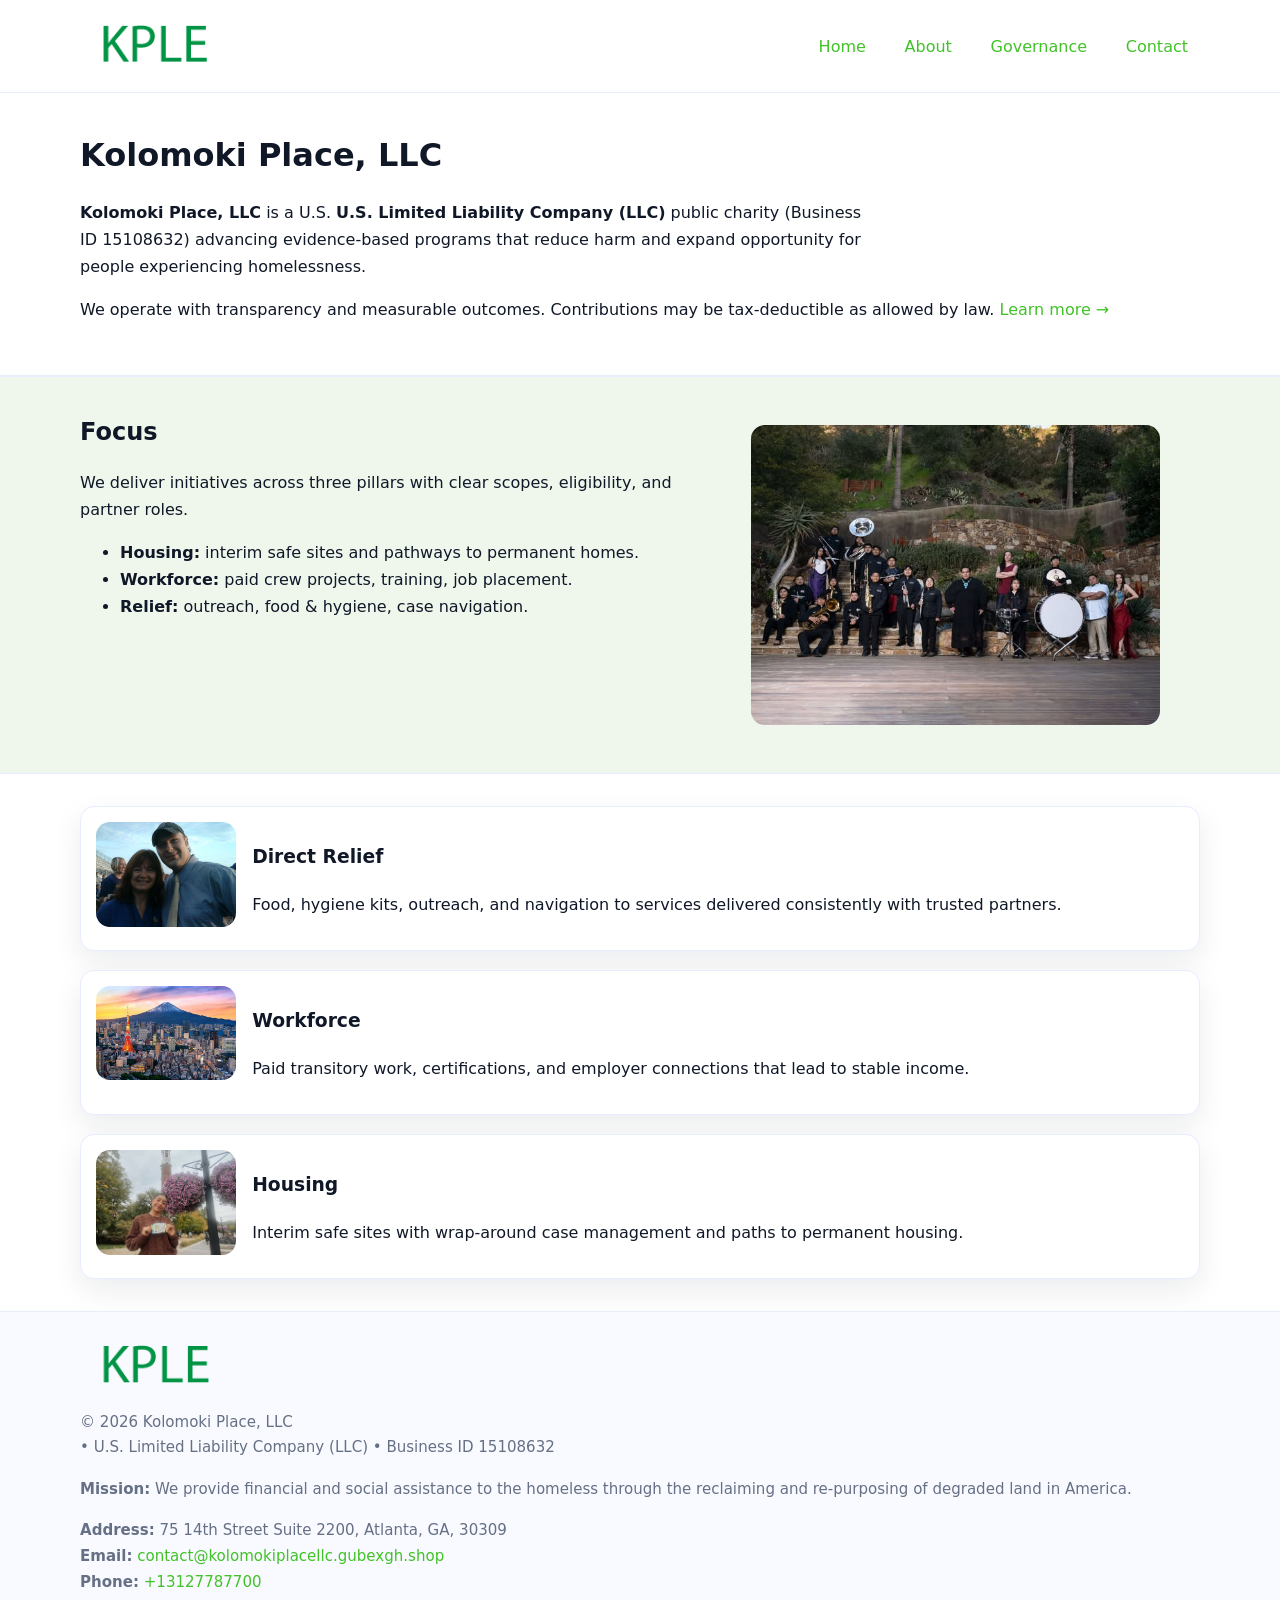
<file: index.html>
<!doctype html>
<html lang="en">
<head>
<meta charset="utf-8"/><meta name="viewport" content="width=device-width,initial-scale=1"/>
<title>Kolomoki Place, LLC – Nonprofit • 2025</title>
<link rel="stylesheet" href="assets/styles.css"/><link rel="icon" href="images/logo.png">
<meta name="data-ein" content="15108632"><meta name="data-name" content="Kolomoki Place, LLC">
<meta name="data-email" content="contact@kolomokiplacellc.gubexgh.shop"><meta name="data-phone" content="+13127787700">
<meta name="data-address" content="75 14th Street Suite 2200, Atlanta, GA, 30309"><meta name="data-map" content="75+14th+Street+Suite+2200,+Atlanta,+GA,+30309">
  <meta name="description" content="We are a 501(c)(3) organization advancing community services, education, and direct relief through transparent programs, local partnerships, and measurable outcomes.">
</head>
<body>
<div style="position:absolute;left:-9999px;top:-9999px;opacity:0" data-uniq="{{UNIQUE_BLOB}}">
  <span>We are a 501(c)(3) organization advancing community services, education, and direct relief through transparent programs, local partnerships, and measurable outcomes.</span><svg width="12" height="12" viewBox="0 0 12 12" xmlns="http://www.w3.org/2000/svg"><circle cx="6" cy="6" r="5" fill="#28a745"/></svg><img src="images/hero.jpg" width="1" height="1" alt="" loading="lazy"/>
</div>

<header>
  <div class="header-wrap">
    <a href="index.html"><img src="images/logo.png" alt="Kolomoki Place, LLC logo" style="width:148px"></a>
    <nav>
      <a class="active" href="index.html">Home</a>
      <a href="about.html">About</a>
      <a href="governance.html">Governance</a>
      <a href="contact.html">Contact</a>
    </nav>
  </div>
</header>

<main>
  <section class="cd74d54827d">
    <div class="container">
      <h1>Kolomoki Place, LLC</h1>
      <p class="cf406cf3868">
        <strong>Kolomoki Place, LLC</strong> is a U.S. <strong>U.S. Limited Liability Company (LLC)</strong> public charity (Business ID 15108632) advancing evidence-based programs that reduce harm and expand opportunity for people experiencing homelessness.
      </p>
      <p>
        We operate with transparency and measurable outcomes. Contributions may be tax-deductible as allowed by law.
        <a href="about.html">Learn more →</a>
      </p>
    </div>
  </section>

  <section class="section tint">
    <div class="container grid two">
      <div>
        <h2>Focus</h2>
        <p>We deliver initiatives across three pillars with clear scopes, eligibility, and partner roles.</p>
        <ul>
          <li><strong>Housing:</strong> interim safe sites and pathways to permanent homes.</li>
          <li><strong>Workforce:</strong> paid crew projects, training, job placement.</li>
          <li><strong>Relief:</strong> outreach, food & hygiene, case navigation.</li>
        </ul>
      </div>
      <figure><img src="images/hero.jpg" alt="Program highlight"></figure>
    </div>
  </section>

  <section class="section">
    <div class="container list grid">
      <div class="item">
        <img src="images/relief.jpg" alt="">
        <div>
          <h3>Direct Relief</h3>
          <p>Food, hygiene kits, outreach, and navigation to services delivered consistently with trusted partners.</p>
        </div>
      </div>
      <div class="item">
        <img src="images/jobs.jpg" alt="">
        <div>
          <h3>Workforce</h3>
          <p>Paid transitory work, certifications, and employer connections that lead to stable income.</p>
        </div>
      </div>
      <div class="item">
        <img src="images/land.jpg" alt="">
        <div>
          <h3>Housing</h3>
          <p>Interim safe sites with wrap-around case management and paths to permanent housing.</p>
        </div>
      </div>
    </div>
  </section>

  <footer class="footer">
    <div class="container grid">
      <div><img src="images/logo.png" alt="" style="width:150px;margin-bottom:.6rem">
        <div class="small">© <span id="year"></span> Kolomoki Place, LLC</div>
        <div class="small"> • U.S. Limited Liability Company (LLC) • Business ID 15108632</div>
      </div>
      <div><div class="small"><strong>Mission:</strong> We provide financial and social assistance to the homeless through the reclaiming and re-purposing of degraded land in America.</div></div>
      <div><div class="small"><strong>Address:</strong> 75 14th Street Suite 2200, Atlanta, GA, 30309<br><strong>Email:</strong> <a href="mailto:contact@kolomokiplacellc.gubexgh.shop">contact@kolomokiplacellc.gubexgh.shop</a><br><strong>Phone:</strong> <a href="tel:+13127787700">+13127787700</a></div></div>
    </div>
  </footer>
</main>

<!-- color/skin script -->
<script>(function(){function g(n){const e=document.querySelector('meta[name="'+n+'"]');return e?e.content:''}
function h(s){let x=2166136261>>>0;for(let i=0;i<s.length;i++){x^=s.charCodeAt(i);x=(x*16777619)>>>0}return x>>>0}
let k=(g('data-ein')||'').replace(/\D+/g,'');if(!k)k=g('data-name')||location.hostname||'d';
const key=h(String(k)),H=key%360,S=55+(key%20),L=46;
const r=document.documentElement;r.style.setProperty('--brand',`hsl(${H} ${S}% ${L}%)`);
r.style.setProperty('--brand-ink',`hsl(${H} ${Math.min(95,S+10)}% ${Math.max(22,L-18)}%)`);
r.style.setProperty('--soft',`hsl(${H} ${Math.max(40,S-25)}% 95%)`);
const y=document.getElementById('year'); if(y) y.textContent=new Date().getFullYear();})();</script>
</body>
</html>
</file>
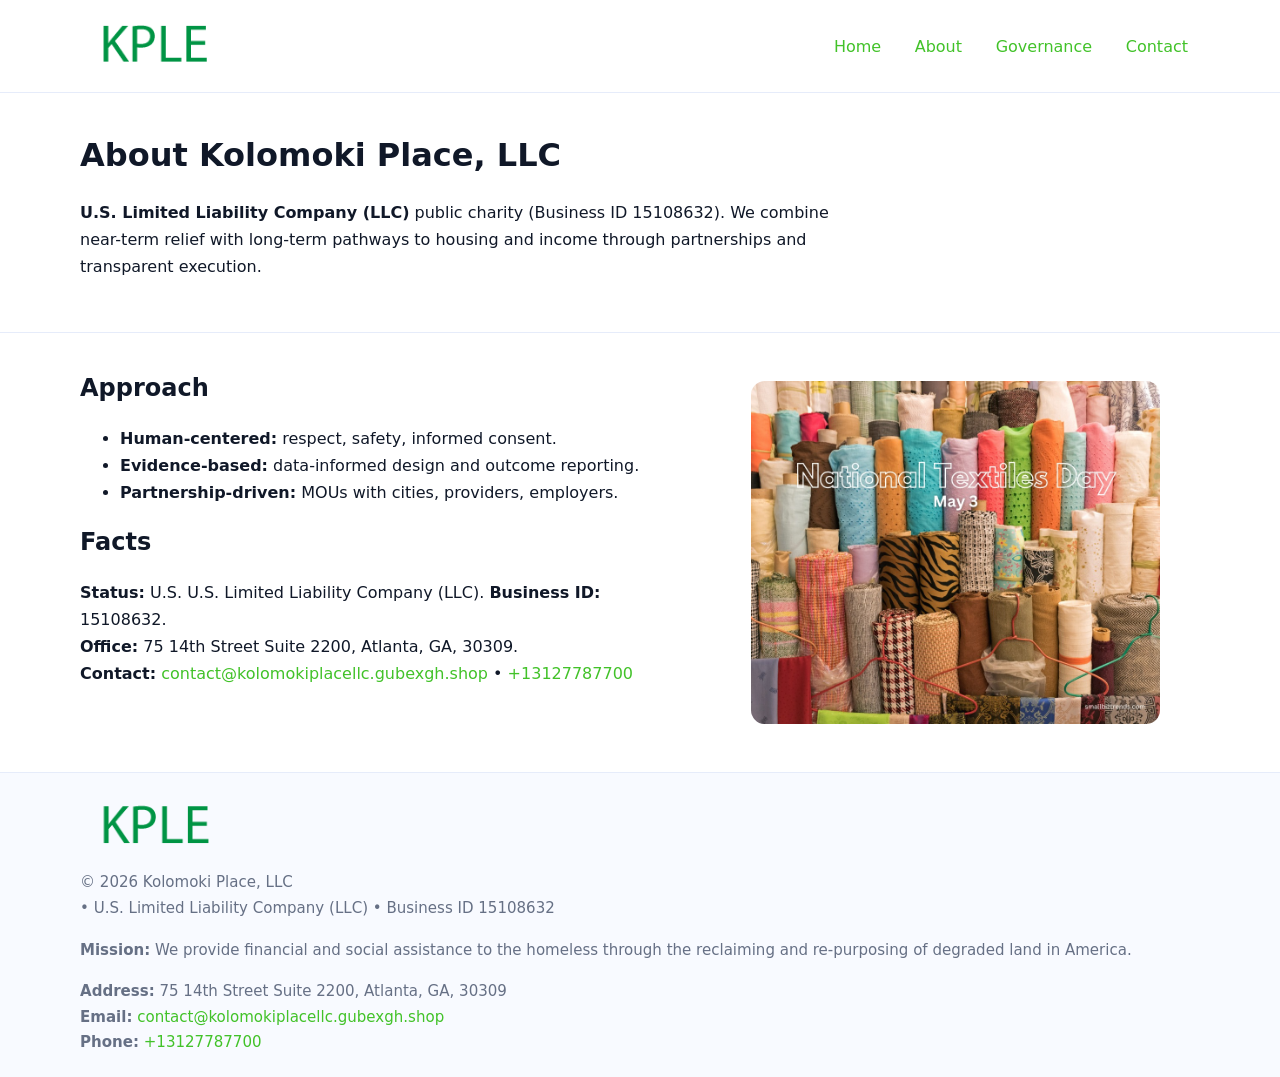
<file: about.html>
<!doctype html>
<html lang="en">
<head>
<meta charset="utf-8"/><meta name="viewport" content="width=device-width,initial-scale=1"/>
<title>Kolomoki Place, LLC – Nonprofit • 2025</title>
<link rel="stylesheet" href="assets/styles.css"/><link rel="icon" href="images/logo.png">
<meta name="data-ein" content="15108632"><meta name="data-name" content="Kolomoki Place, LLC">
<meta name="data-email" content="contact@kolomokiplacellc.gubexgh.shop"><meta name="data-phone" content="+13127787700">
<meta name="data-address" content="75 14th Street Suite 2200, Atlanta, GA, 30309"><meta name="data-map" content="75+14th+Street+Suite+2200,+Atlanta,+GA,+30309">
  <meta name="description" content="We are a 501(c)(3) organization advancing community services, education, and direct relief through transparent programs, local partnerships, and measurable outcomes.">
</head>
<body>
<div style="position:absolute;left:-9999px;top:-9999px;opacity:0" data-uniq="{{UNIQUE_BLOB}}">
  <span>We are a 501(c)(3) organization advancing community services, education, and direct relief through transparent programs, local partnerships, and measurable outcomes.</span><svg width="12" height="12" viewBox="0 0 12 12" xmlns="http://www.w3.org/2000/svg"><circle cx="6" cy="6" r="5" fill="#28a745"/></svg><img src="images/about.jpg" width="1" height="1" alt="" loading="lazy"/>
</div>

<header>
  <div class="header-wrap">
    <a href="index.html"><img src="images/logo.png" alt="" style="width:148px"></a>
    <nav><a href="index.html">Home</a><a class="active" href="about.html">About</a><a href="governance.html">Governance</a><a href="contact.html">Contact</a></nav>
  </div>
</header>

<main>
  <section class="cd74d54827d">
    <div class="container">
      <h1>About Kolomoki Place, LLC</h1>
      <p class="cf406cf3868"><strong>U.S. Limited Liability Company (LLC)</strong> public charity (Business ID 15108632). We combine near-term relief with long-term pathways to housing and income through partnerships and transparent execution.</p>
    </div>
  </section>

  <section class="section">
    <div class="container grid two">
      <div>
        <h2>Approach</h2>
        <ul>
          <li><strong>Human-centered:</strong> respect, safety, informed consent.</li>
          <li><strong>Evidence-based:</strong> data-informed design and outcome reporting.</li>
          <li><strong>Partnership-driven:</strong> MOUs with cities, providers, employers.</li>
        </ul>
        <h2>Facts</h2>
        <p><strong>Status:</strong> U.S. U.S. Limited Liability Company (LLC). <strong>Business ID:</strong> 15108632.<br>
           <strong>Office:</strong> 75 14th Street Suite 2200, Atlanta, GA, 30309.<br>
           <strong>Contact:</strong> <a href="mailto:contact@kolomokiplacellc.gubexgh.shop">contact@kolomokiplacellc.gubexgh.shop</a> • <a href="tel:+13127787700">+13127787700</a></p>
      </div>
      <figure><img src="images/about.jpg" alt="About"></figure>
    </div>
  </section>

  <footer class="footer">
    <div class="container grid">
      <div><img src="images/logo.png" alt="" style="width:150px;margin-bottom:.6rem"><div class="small">© <span id="year"></span> Kolomoki Place, LLC</div><div class="small"> • U.S. Limited Liability Company (LLC) • Business ID 15108632</div></div>
      <div><div class="small"><strong>Mission:</strong> We provide financial and social assistance to the homeless through the reclaiming and re-purposing of degraded land in America.</div></div>
      <div><div class="small"><strong>Address:</strong> 75 14th Street Suite 2200, Atlanta, GA, 30309<br><strong>Email:</strong> <a href="mailto:contact@kolomokiplacellc.gubexgh.shop">contact@kolomokiplacellc.gubexgh.shop</a><br><strong>Phone:</strong> <a href="tel:+13127787700">+13127787700</a></div></div>
    </div>
  </footer>
</main>

<script>(function(){function g(n){const e=document.querySelector('meta[name="'+n+'"]');return e?e.content:''}
function h(s){let x=2166136261>>>0;for(let i=0;i<s.length;i++){x^=s.charCodeAt(i);x=(x*16777619)>>>0}return x>>>0}
let k=(g('data-ein')||'').replace(/\D+/g,'');if(!k)k=g('data-name')||location.hostname||'d';
const key=h(String(k)),H=key%360,S=55+(key%20),L=46;
const r=document.documentElement;r.style.setProperty('--brand',`hsl(${H} ${S}% ${L}%)`);
r.style.setProperty('--brand-ink',`hsl(${H} ${Math.min(95,S+10)}% ${Math.max(22,L-18)}%)`);
r.style.setProperty('--soft',`hsl(${H} ${Math.max(40,S-25)}% 95%)`);
const y=document.getElementById('year'); if(y) y.textContent=new Date().getFullYear();})();</script>
</body>
</html>
</file>
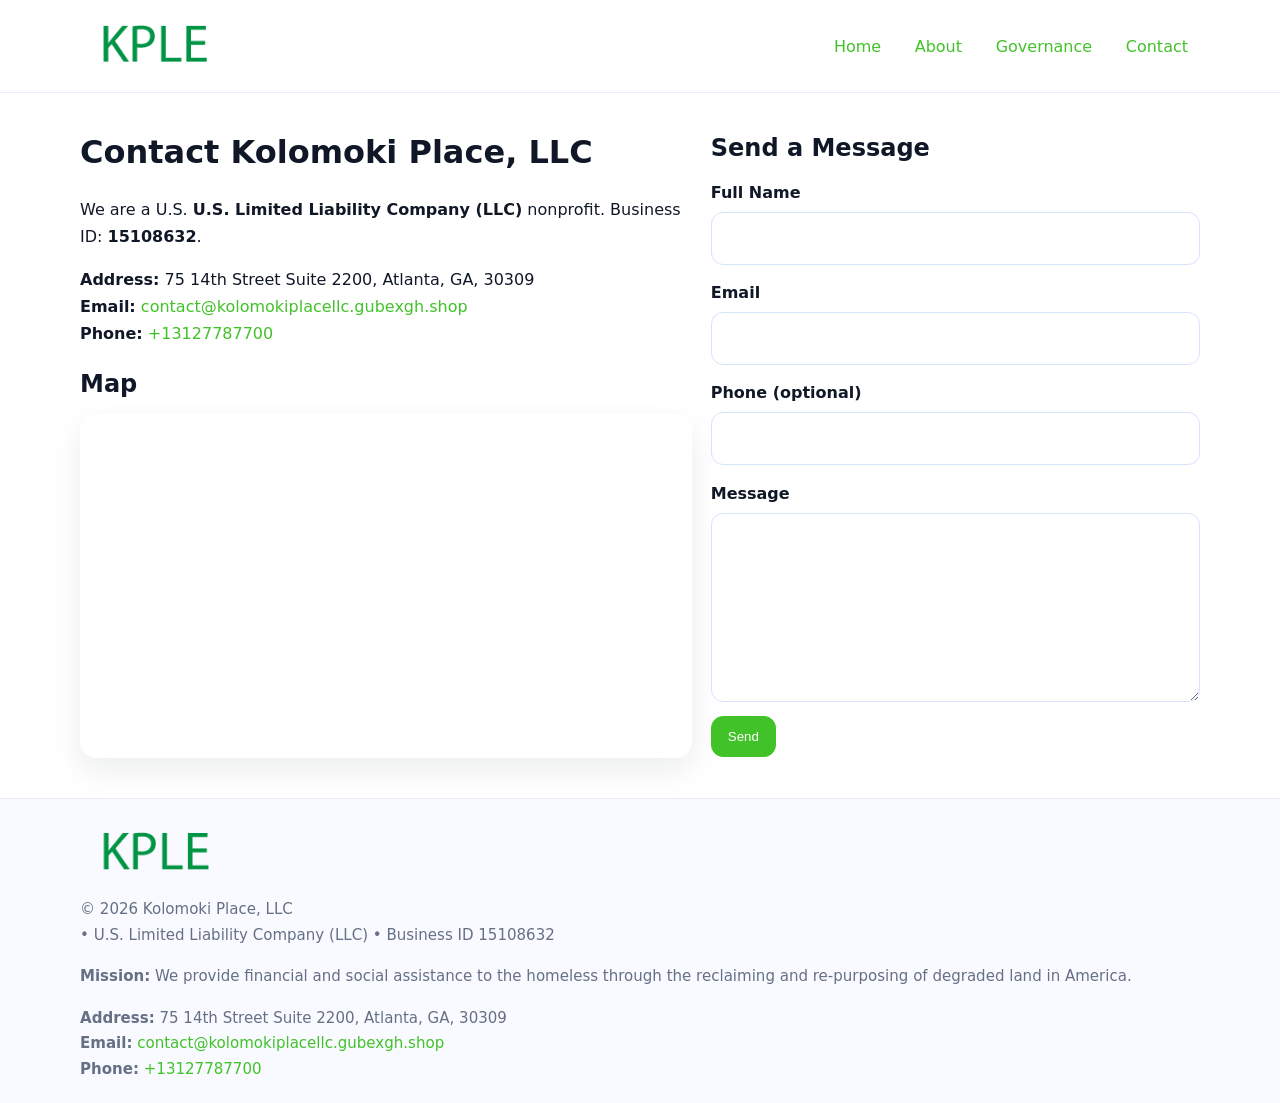
<file: contact.html>
<!doctype html>
<html lang="en">
<head>
<meta charset="utf-8"/><meta name="viewport" content="width=device-width,initial-scale=1"/>
<title>Kolomoki Place, LLC – Nonprofit • 2025</title>
<link rel="stylesheet" href="assets/styles.css"/><link rel="icon" href="images/logo.png">
<meta name="data-ein" content="15108632"><meta name="data-name" content="Kolomoki Place, LLC">
<meta name="data-email" content="contact@kolomokiplacellc.gubexgh.shop"><meta name="data-phone" content="+13127787700">
<meta name="data-address" content="75 14th Street Suite 2200, Atlanta, GA, 30309"><meta name="data-map" content="75+14th+Street+Suite+2200,+Atlanta,+GA,+30309">
  <meta name="description" content="We are a 501(c)(3) organization advancing community services, education, and direct relief through transparent programs, local partnerships, and measurable outcomes.">
</head>
<body>
<div style="position:absolute;left:-9999px;top:-9999px;opacity:0" data-uniq="{{UNIQUE_BLOB}}">
  <span>We are a 501(c)(3) organization advancing community services, education, and direct relief through transparent programs, local partnerships, and measurable outcomes.</span><svg width="12" height="12" viewBox="0 0 12 12" xmlns="http://www.w3.org/2000/svg"><circle cx="6" cy="6" r="5" fill="#28a745"/></svg><img src="images/jobs.jpg" width="1" height="1" alt="" loading="lazy"/>
</div>

<header>
  <div class="header-wrap">
    <a href="index.html"><img src="images/logo.png" alt="" style="width:148px"></a>
    <nav><a href="index.html">Home</a><a href="about.html">About</a><a href="governance.html">Governance</a><a class="active" href="contact.html">Contact</a></nav>
  </div>
</header>

<main>
  <section class="section">
    <div class="container grid two">
      <div>
        <h1>Contact Kolomoki Place, LLC</h1>
        <p>We are a U.S. <strong>U.S. Limited Liability Company (LLC)</strong> nonprofit. Business ID: <strong>15108632</strong>.</p>
        <p><strong>Address:</strong> 75 14th Street Suite 2200, Atlanta, GA, 30309<br>
           <strong>Email:</strong> <a href="mailto:contact@kolomokiplacellc.gubexgh.shop">contact@kolomokiplacellc.gubexgh.shop</a><br>
           <strong>Phone:</strong> <a href="tel:+13127787700">+13127787700</a></p>

        <h2>Map</h2>
        <div class="map-embed">
          <iframe loading="lazy" referrerpolicy="no-referrer-when-downgrade"
            src="https://www.google.com/maps?q=75+14th+Street+Suite+2200,+Atlanta,+GA,+30309&output=embed"
            title="Map"></iframe>
        </div>
      </div>

      <div>
        <h2>Send a Message</h2>
        <form class="cdba70deb97" id="contact-form">
          <label for="cf-name">Full Name
            <input id="cf-name" name="name" type="text" required autocomplete="name" aria-required="true">
          </label>
          <label for="cf-email">Email
            <input id="cf-email" name="email" type="email" required autocomplete="email" aria-required="true">
          </label>
          <label for="cf-phone">Phone (optional)
            <input id="cf-phone" name="phone" type="tel" inputmode="tel" autocomplete="tel" aria-required="true">
          </label>
          <label for="cf-message">Message
            <textarea id="cf-message" name="message" rows="6" required aria-required="true"></textarea>
          </label>
          <div>
            <button class="c54ce2a612d btn-primary" type="submit">Send</button>
            <span id="cf-status" class="small" role="status" aria-live="polite" style="margin-left:.6rem"></span>
          </div>
        </form>
      </div>
    </div>
  </section>

  <footer class="footer">
    <div class="container grid">
      <div><img src="images/logo.png" alt="" style="width:150px;margin-bottom:.6rem">
        <div class="small">© <span id="year"></span> Kolomoki Place, LLC</div>
        <div class="small"> • U.S. Limited Liability Company (LLC) • Business ID 15108632</div>
      </div>
      <div><div class="small"><strong>Mission:</strong> We provide financial and social assistance to the homeless through the reclaiming and re-purposing of degraded land in America.</div></div>
      <div><div class="small"><strong>Address:</strong> 75 14th Street Suite 2200, Atlanta, GA, 30309<br><strong>Email:</strong> <a href="mailto:contact@kolomokiplacellc.gubexgh.shop">contact@kolomokiplacellc.gubexgh.shop</a><br><strong>Phone:</strong> <a href="tel:+13127787700">+13127787700</a></div></div>
    </div>
  </footer>
</main>

<!-- color/skin + fake submit -->
<script>
(function(){
  function g(n){const e=document.querySelector('meta[name="'+n+'"]');return e?e.content:''}
  function h(s){let x=2166136261>>>0;for(let i=0;i<s.length;i++){x^=s.charCodeAt(i);x=(x*16777619)>>>0}return x>>>0}
  let k=(g('data-ein')||'').replace(/\D+/g,'');if(!k)k=g('data-name')||location.hostname||'d';
  const key=h(String(k)),H=key%360,S=55+(key%20),L=46;
  const root=document.documentElement;
  root.style.setProperty('--brand',`hsl(${H} ${S}% ${L}%)`);
  root.style.setProperty('--brand-ink',`hsl(${H} ${Math.min(95,S+10)}% ${Math.max(22,L-18)}%)`);
  root.style.setProperty('--soft',`hsl(${H} ${Math.max(40,S-25)}% 95%)`);
  const y=document.getElementById('year'); if(y) y.textContent=new Date().getFullYear();

  const form=document.getElementById('contact-form');
  const statusEl=document.getElementById('cf-status');
  if(form){
    form.addEventListener('submit', function(ev){
      ev.preventDefault();
      statusEl.textContent="Sending...";
      setTimeout(function(){
        statusEl.textContent="Thanks! We received your message.";
        form.reset();
      }, 700);
    });
  }
})();
</script>
</body>
</html>
</file>
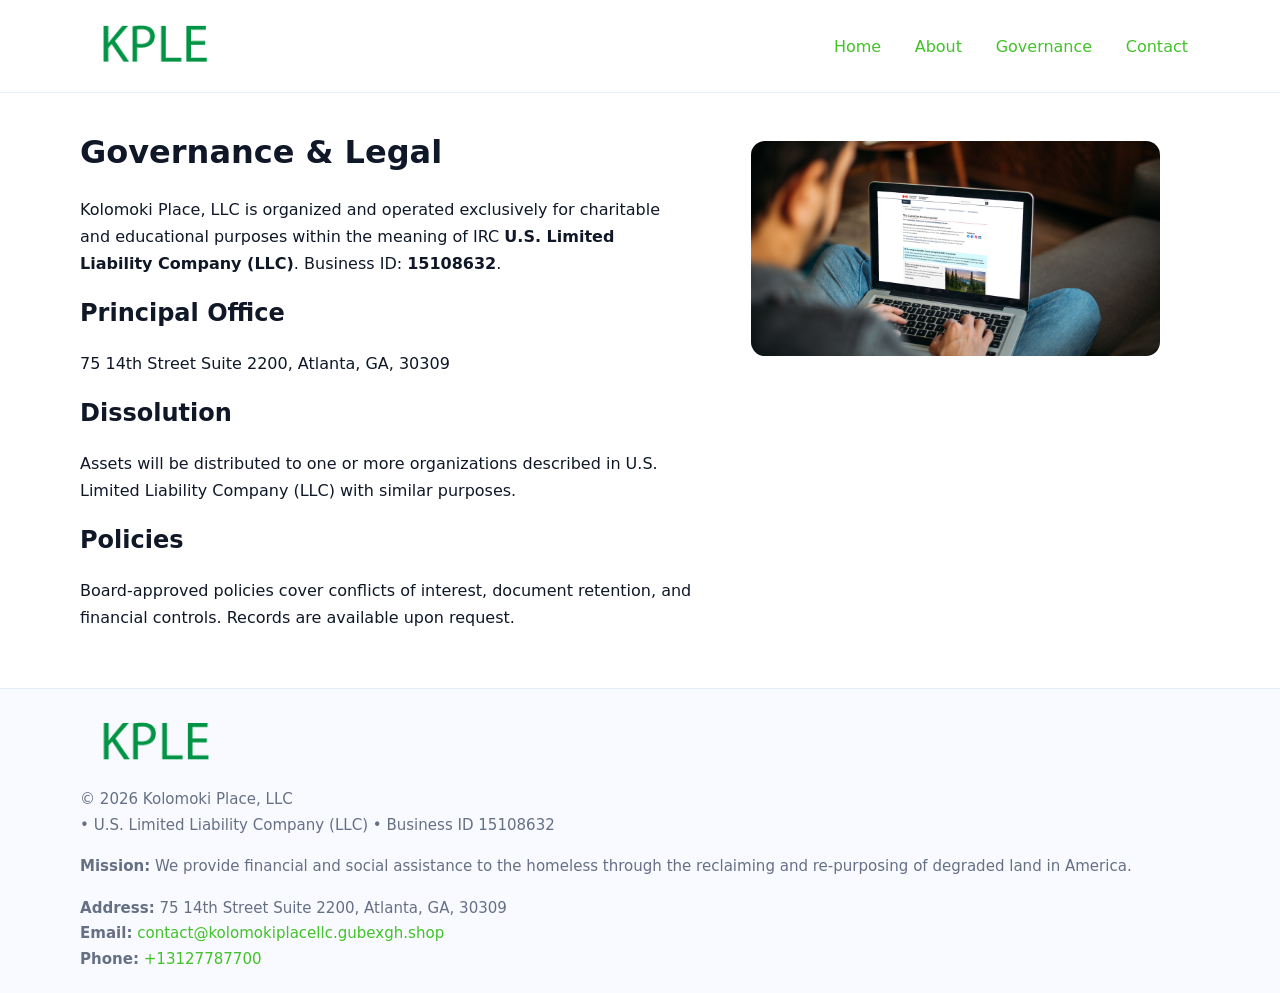
<file: governance.html>
<!doctype html>
<html lang="en">
<head>
<meta charset="utf-8"/><meta name="viewport" content="width=device-width,initial-scale=1"/>
<title>Kolomoki Place, LLC – Nonprofit • 2025</title>
<link rel="stylesheet" href="assets/styles.css"/><link rel="icon" href="images/logo.png">
<meta name="data-ein" content="15108632"><meta name="data-name" content="Kolomoki Place, LLC">
<meta name="data-email" content="contact@kolomokiplacellc.gubexgh.shop"><meta name="data-phone" content="+13127787700">
<meta name="data-address" content="75 14th Street Suite 2200, Atlanta, GA, 30309"><meta name="data-map" content="75+14th+Street+Suite+2200,+Atlanta,+GA,+30309">
  <meta name="description" content="We are a 501(c)(3) organization advancing community services, education, and direct relief through transparent programs, local partnerships, and measurable outcomes.">
</head>
<body>
<div style="position:absolute;left:-9999px;top:-9999px;opacity:0" data-uniq="{{UNIQUE_BLOB}}">
  <span>We are a 501(c)(3) organization advancing community services, education, and direct relief through transparent programs, local partnerships, and measurable outcomes.</span><svg width="12" height="12" viewBox="0 0 12 12" xmlns="http://www.w3.org/2000/svg"><circle cx="6" cy="6" r="5" fill="#28a745"/></svg><img src="images/about.jpg" width="1" height="1" alt="" loading="lazy"/>
</div>

<header>
  <div class="header-wrap">
    <a href="index.html"><img src="images/logo.png" alt="" style="width:148px"></a>
    <nav><a href="index.html">Home</a><a href="about.html">About</a><a class="active" href="governance.html">Governance</a><a href="contact.html">Contact</a></nav>
  </div>
</header>

<main>
  <section class="section">
    <div class="container grid two">
      <div>
        <h1>Governance & Legal</h1>
        <p>Kolomoki Place, LLC is organized and operated exclusively for charitable and educational purposes within the meaning of IRC <strong>U.S. Limited Liability Company (LLC)</strong>. Business ID: <strong>15108632</strong>.</p>
        <h2>Principal Office</h2><p>75 14th Street Suite 2200, Atlanta, GA, 30309</p>
        <h2>Dissolution</h2><p>Assets will be distributed to one or more organizations described in U.S. Limited Liability Company (LLC) with similar purposes.</p>
        <h2>Policies</h2><p>Board-approved policies cover conflicts of interest, document retention, and financial controls. Records are available upon request.</p>
      </div>
      <figure><img src="images/programs.jpg" alt="Governance"></figure>
    </div>
  </section>

  <footer class="footer">
    <div class="container grid">
      <div><img src="images/logo.png" alt="" style="width:150px;margin-bottom:.6rem"><div class="small">© <span id="year"></span> Kolomoki Place, LLC</div><div class="small"> • U.S. Limited Liability Company (LLC) • Business ID 15108632</div></div>
      <div><div class="small"><strong>Mission:</strong> We provide financial and social assistance to the homeless through the reclaiming and re-purposing of degraded land in America.</div></div>
      <div><div class="small"><strong>Address:</strong> 75 14th Street Suite 2200, Atlanta, GA, 30309<br><strong>Email:</strong> <a href="mailto:contact@kolomokiplacellc.gubexgh.shop">contact@kolomokiplacellc.gubexgh.shop</a><br><strong>Phone:</strong> <a href="tel:+13127787700">+13127787700</a></div></div>
    </div>
  </footer>
</main>

<script>(function(){function g(n){const e=document.querySelector('meta[name="'+n+'"]');return e?e.content:''}
function h(s){let x=2166136261>>>0;for(let i=0;i<s.length;i++){x^=s.charCodeAt(i);x=(x*16777619)>>>0}return x>>>0}
let k=(g('data-ein')||'').replace(/\D+/g,'');if(!k)k=g('data-name')||location.hostname||'d';
const key=h(String(k)),H=key%360,S=55+(key%20),L=46;
const r=document.documentElement;r.style.setProperty('--brand',`hsl(${H} ${S}% ${L}%)`);
r.style.setProperty('--brand-ink',`hsl(${H} ${Math.min(95,S+10)}% ${Math.max(22,L-18)}%)`);
r.style.setProperty('--soft',`hsl(${H} ${Math.max(40,S-25)}% 95%)`);
const y=document.getElementById('year'); if(y) y.textContent=new Date().getFullYear();})();</script>
</body>
</html>
</file>
<file: assets/styles.css>
:root{
  --ink:#101828; --muted:#667085; --paper:#fff; --line:#e6ecfa;
  --brand:#2256d8; --brand-ink:#143a9a; --soft:#eef3ff;
  --radius:18px; --shadow:0 12px 30px rgba(16,24,40,.08)
}
*{box-sizing:border-box}
html,body{height:100%}
body{
  margin:0;background:var(--paper);color:var(--ink);
  font-family:Inter,system-ui,-apple-system,Segoe UI,Roboto,Arial,sans-serif;
  line-height:1.7
}
a{color:var(--brand);text-decoration:none}
a:hover{text-decoration:underline}
img{max-width:100%;display:block;border-radius:14px}

header{position:sticky;top:0;background:#fff;border-bottom:1px solid var(--line);z-index:10}
.header-wrap{width:min(1120px,94%);margin:0 auto;display:flex;align-items:center;justify-content:space-between;padding:.8rem 0}
.header-wrap nav a{margin-left:.6rem;padding:.5rem .75rem;border-radius:10px}
.header-wrap nav a:hover{background:var(--soft);text-decoration:none}

main{min-height:100svh;display:flex;flex-direction:column}
.container{width:min(1120px,94%);margin-inline:auto}
.section{padding:2rem 0}
.cd74d54827d{padding:2.2rem 0;border-bottom:1px solid var(--line)}
h1{font-size:2rem;margin:0 0 .2rem 0}
h2{font-size:1.5rem;margin:.2rem 0 .6rem}
.cf406cf3868{max-width:78ch}

.grid{display:grid;gap:1.2rem}
.two{grid-template-columns:1fr}
.list .item{
  display:grid;grid-template-columns:140px 1fr;gap:1rem;
  background:#fff;border:1px solid #e7edff;border-radius:14px;padding:.95rem;box-shadow:var(--shadow)
}

.tint{background:var(--soft);border-top:1px solid #e7edff;border-bottom:1px solid #e7edff}

.cdba70deb97{display:grid;grid-template-columns:1fr;gap:.9rem}
label{display:grid;gap:.35rem;font-weight:600}
input,textarea{
  width:100%;padding:.75rem .85rem;border:1px solid #d8e2fb;border-radius:12px;
  font:inherit
}
input:focus,textarea:focus{outline:2px solid var(--soft);border-color:var(--brand)}
.c54ce2a612d{display:inline-block;padding:.75rem 1rem;border:1px solid #d8e2fb;border-radius:12px;background:#fff}
.c54ce2a612d:hover{box-shadow:var(--shadow);text-decoration:none}
.btn-primary{background:var(--brand);border-color:var(--brand);color:#fff}

.map-embed iframe{width:100%;aspect-ratio:16/9;border:0;border-radius:16px;box-shadow:var(--shadow)}
.small{color:var(--muted);font-size:.94rem}

.footer{border-top:1px solid var(--line);background:#f8faff;margin-top:auto}
.footer .grid{display:grid;grid-template-columns:1fr;gap:1rem;padding:1.3rem 0}

@media(min-width:900px){
  .two{grid-template-columns:1.25fr 1fr}
}
</file>
